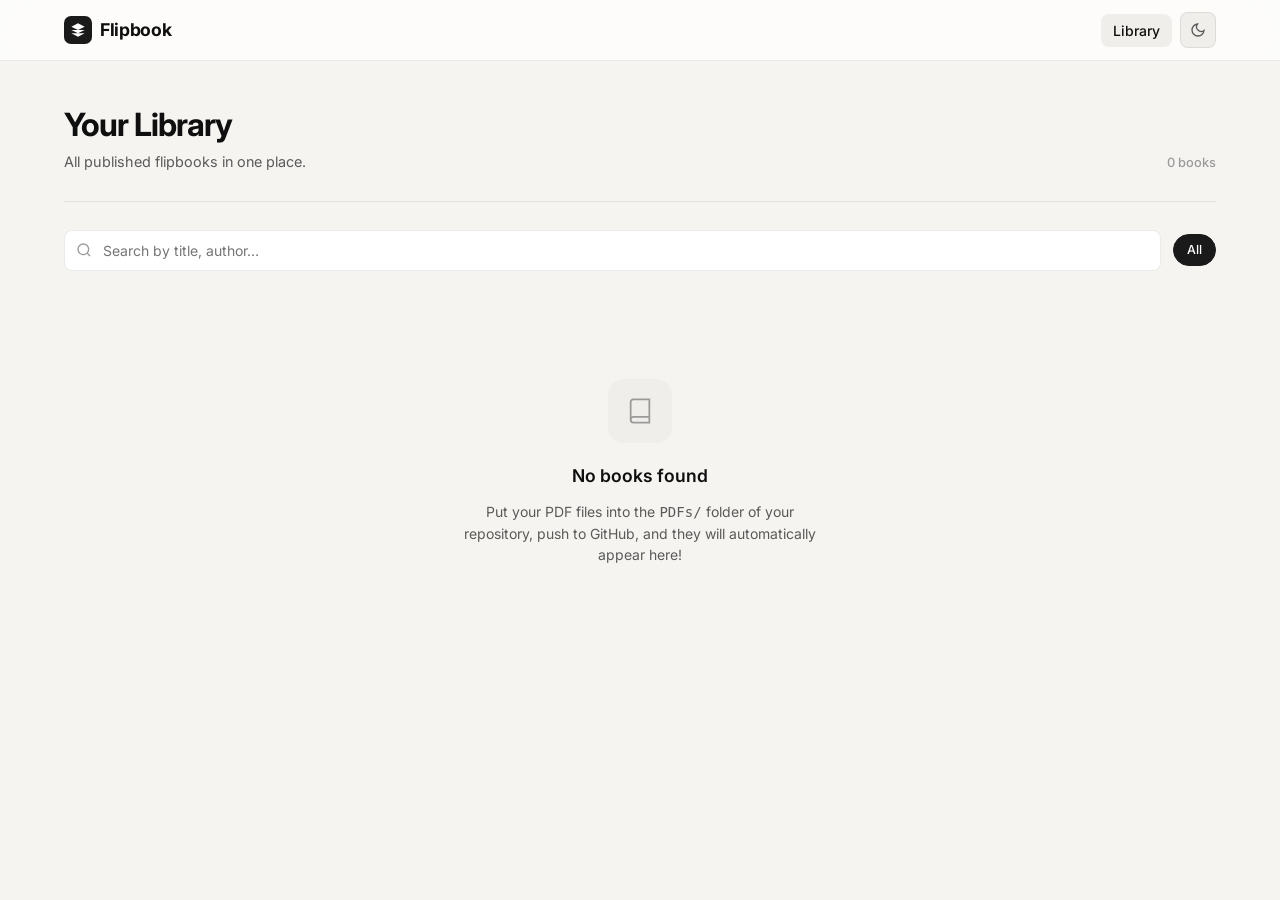
<file: index.html>
<!DOCTYPE html>
<html lang="en">
<head>
  <meta charset="UTF-8"/>
  <meta name="viewport" content="width=device-width, initial-scale=1.0"/>
  <title>Flipbook Library</title>
  <meta name="description" content="Your personal flipbook library — publish and read beautiful digital books."/>
  <link rel="preconnect" href="https://fonts.googleapis.com"/>
  <link rel="preconnect" href="https://fonts.gstatic.com" crossorigin/>
  <link rel="stylesheet" href="https://fonts.googleapis.com/css2?family=Inter:wght@400;500;600;700&display=swap"/>
  <link rel="stylesheet" href="css/main.css"/>
  <style>
    .library-header {
      padding: 40px 0 28px;
      border-bottom: 1px solid var(--border);
      margin-bottom: 28px;
    }
    .library-header-inner {
      display: flex;
      align-items: flex-end;
      justify-content: space-between;
      gap: 16px;
      flex-wrap: wrap;
    }
    .library-header h1 {
      font-size: clamp(1.5rem, 3vw, 2rem);
      font-weight: 700;
      letter-spacing: -0.03em;
      margin-bottom: 2px;
    }
    .library-header p {
      font-size: 0.9rem;
      color: var(--text-secondary);
    }
    #book-count {
      font-size: 0.8rem;
      color: var(--text-muted);
      font-weight: 500;
    }
  </style>
</head>
<body>

<!-- Navigation -->
<nav class="nav" role="navigation" aria-label="Main navigation">
  <div class="container nav-inner">
    <a href="index.html" class="nav-logo" aria-label="Flipbook home">
      <div class="nav-logo-icon">
        <svg xmlns="http://www.w3.org/2000/svg" viewBox="0 0 24 24">
          <path d="M12 2L2 7l10 5 10-5-10-5zM2 17l10 5 10-5M2 12l10 5 10-5"/>
        </svg>
      </div>
      Flipbook
    </a>
    <div class="nav-actions">
      <a href="index.html"  class="nav-link active" aria-current="page">Library</a>
      <button class="theme-toggle" id="theme-toggle" aria-label="Toggle dark mode" title="Toggle dark mode">
        <svg xmlns="http://www.w3.org/2000/svg" viewBox="0 0 24 24" fill="none" stroke="currentColor" stroke-width="2">
          <path d="M21 12.79A9 9 0 1 1 11.21 3 7 7 0 0 0 21 12.79z"/>
        </svg>
      </button>
    </div>
  </div>
</nav>

<main>
  <div class="container">

    <div class="library-header">
      <div class="library-header-inner">
        <div>
          <h1>Your Library</h1>
          <p>All published flipbooks in one place.</p>
        </div>
        <span id="book-count" aria-live="polite">0 books</span>
      </div>
    </div>

    <!-- Search + Filter -->
    <div class="search-filter-bar" role="search">
      <div class="search-wrap">
        <svg class="search-icon" xmlns="http://www.w3.org/2000/svg" viewBox="0 0 24 24"
             fill="none" stroke="currentColor" stroke-width="2" aria-hidden="true">
          <circle cx="11" cy="11" r="8"/><path d="m21 21-4.35-4.35"/>
        </svg>
        <input type="search"
               id="search-input"
               class="search-input"
               placeholder="Search by title, author…"
               autocomplete="off"
               aria-label="Search books"/>
      </div>
      <div class="filter-chips" id="filter-chips" role="group" aria-label="Filter by category"></div>
    </div>

    <!-- Books Grid -->
    <div id="books-grid" class="books-grid" role="list" aria-label="Books"></div>

    <!-- Empty State -->
    <div id="empty-state" class="empty-state hidden" aria-live="polite">
      <div class="empty-state-icon" aria-hidden="true">
        <svg xmlns="http://www.w3.org/2000/svg" viewBox="0 0 24 24" fill="none" stroke="currentColor" stroke-width="1.5">
          <path d="M4 19.5A2.5 2.5 0 0 1 6.5 17H20"/>
          <path d="M6.5 2H20v20H6.5A2.5 2.5 0 0 1 4 19.5v-15A2.5 2.5 0 0 1 6.5 2z"/>
        </svg>
      </div>
      <h3>No books found</h3>
      <p>Put your PDF files into the <code>PDFs/</code> folder of your repository, push to GitHub, and they will automatically appear here!</p>
    </div>

  </div>
</main>

<script type="module" src="js/library.js"></script>
</body>
</html>
</file>
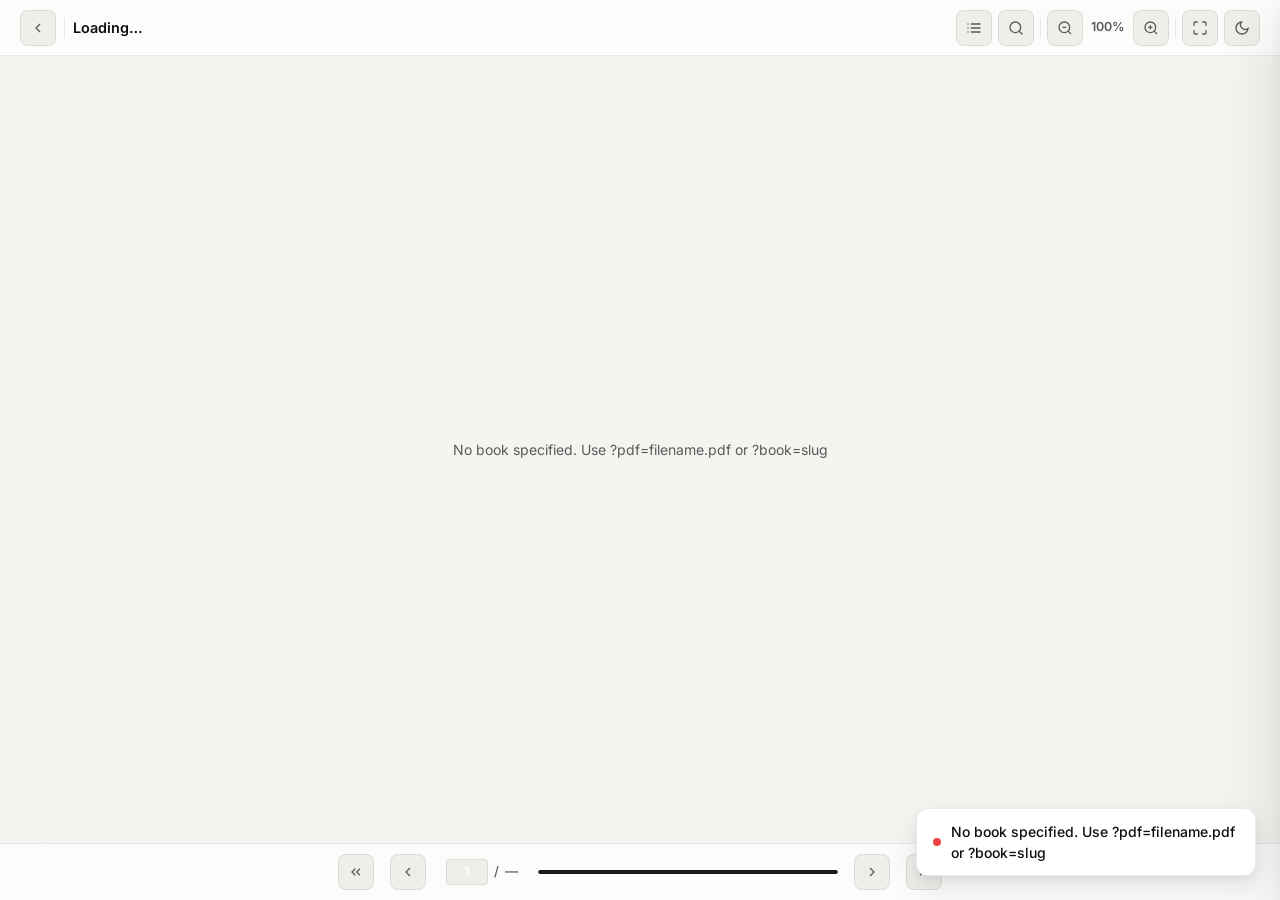
<file: viewer.html>
<!DOCTYPE html>
<html lang="en">
<head>
  <meta charset="UTF-8"/>
  <meta name="viewport" content="width=device-width, initial-scale=1.0"/>
  <title>Viewer — Flipbook</title>
  <meta name="description" content="Read your flipbook."/>
  <link rel="preconnect" href="https://fonts.googleapis.com"/>
  <link rel="preconnect" href="https://fonts.gstatic.com" crossorigin/>
  <link rel="stylesheet" href="https://fonts.googleapis.com/css2?family=Inter:wght@400;500;600;700&display=swap"/>
  <link rel="stylesheet" href="css/main.css"/>
  <link rel="stylesheet" href="css/viewer.css"/>
  <!-- PDF.js for direct PDF rendering -->
  <script src="libs/pdf.min.js"></script>
  <!-- StPageFlip must expose St.PageFlip on globalThis -->
  <script src="libs/page-flip.js"></script>
  <script>
    // StPageFlip browser bundle exports to window.St
    // Some versions export directly as PageFlip — normalise here.
    if (typeof window.St === 'undefined' && typeof window.PageFlip !== 'undefined') {
      window.St = { PageFlip: window.PageFlip };
    }
  </script>
</head>
<body>

<div class="viewer-page" id="viewer-page">

  <!-- Top Navigation Bar -->
  <header class="viewer-nav" role="banner">
    <div class="viewer-nav-left">
      <a href="index.html" class="btn-icon" aria-label="Back to Library" title="Back to Library">
        <svg xmlns="http://www.w3.org/2000/svg" viewBox="0 0 24 24" fill="none" stroke="currentColor" stroke-width="2">
          <polyline points="15 18 9 12 15 6"/>
        </svg>
      </a>
      <div class="viewer-divider" aria-hidden="true"></div>
      <div>
        <div class="viewer-book-title" id="nav-title">Loading…</div>
        <div class="viewer-book-author" id="nav-author"></div>
      </div>
    </div>
    <div class="viewer-nav-right">
      <!-- Index -->
      <button class="btn-icon" id="btn-toc" aria-label="Table of Contents" title="Table of Contents">
        <svg xmlns="http://www.w3.org/2000/svg" viewBox="0 0 24 24" fill="none" stroke="currentColor" stroke-width="2" stroke-linecap="round" stroke-linejoin="round">
          <line x1="8" y1="6" x2="21" y2="6"/><line x1="8" y1="12" x2="21" y2="12"/><line x1="8" y1="18" x2="21" y2="18"/>
          <line x1="3" y1="6" x2="3.01" y2="6"/><line x1="3" y1="12" x2="3.01" y2="12"/><line x1="3" y1="18" x2="3.01" y2="18"/>
        </svg>
      </button>
      <button class="btn-icon" id="btn-search" aria-label="Search Book" title="Search Book">
        <svg xmlns="http://www.w3.org/2000/svg" viewBox="0 0 24 24" fill="none" stroke="currentColor" stroke-width="2" stroke-linecap="round" stroke-linejoin="round">
          <circle cx="11" cy="11" r="8"/><line x1="21" y1="21" x2="16.65" y2="16.65"/>
        </svg>
      </button>
      <div class="viewer-divider" aria-hidden="true"></div>

      <!-- Zoom controls -->
      <button class="btn-icon" id="btn-zoom-out" aria-label="Zoom out" title="Zoom out (-)">
        <svg xmlns="http://www.w3.org/2000/svg" viewBox="0 0 24 24" fill="none" stroke="currentColor" stroke-width="2">
          <circle cx="11" cy="11" r="8"/><line x1="21" y1="21" x2="16.65" y2="16.65"/>
          <line x1="8" y1="11" x2="14" y2="11"/>
        </svg>
      </button>
      <span class="zoom-indicator" id="zoom-label" aria-live="polite">100%</span>
      <button class="btn-icon" id="btn-zoom-in" aria-label="Zoom in" title="Zoom in (+)">
        <svg xmlns="http://www.w3.org/2000/svg" viewBox="0 0 24 24" fill="none" stroke="currentColor" stroke-width="2">
          <circle cx="11" cy="11" r="8"/><line x1="21" y1="21" x2="16.65" y2="16.65"/>
          <line x1="11" y1="8" x2="11" y2="14"/><line x1="8" y1="11" x2="14" y2="11"/>
        </svg>
      </button>

      <div class="viewer-divider" aria-hidden="true"></div>

      <!-- Fullscreen -->
      <button class="btn-icon" id="btn-fullscreen" aria-label="Toggle fullscreen" title="Fullscreen (F)">
        <svg xmlns="http://www.w3.org/2000/svg" viewBox="0 0 24 24" fill="none" stroke-width="2">
          <path stroke="currentColor" stroke-linecap="round" stroke-linejoin="round"
            d="M8 3H5a2 2 0 0 0-2 2v3m18 0V5a2 2 0 0 0-2-2h-3m0 18h3a2 2 0 0 0 2-2v-3M3 16v3a2 2 0 0 0 2 2h3"/>
        </svg>
      </button>

      <!-- Dark mode -->
      <button class="theme-toggle" id="theme-toggle" aria-label="Toggle dark mode" title="Toggle dark mode">
        <svg xmlns="http://www.w3.org/2000/svg" viewBox="0 0 24 24" fill="none" stroke="currentColor" stroke-width="2">
          <path d="M21 12.79A9 9 0 1 1 11.21 3 7 7 0 0 0 21 12.79z"/>
        </svg>
      </button>
    </div>
  </header>

  <!-- Flipbook Stage -->
  <main class="viewer-stage" role="main" aria-label="Flipbook reader">

    <!-- Floating Fullscreen Close Button -->
    <button class="fs-close-btn" id="btn-fs-close" aria-label="Exit Fullscreen" title="Exit Fullscreen (Esc)">
      <svg xmlns="http://www.w3.org/2000/svg" viewBox="0 0 24 24" fill="none" stroke="currentColor" stroke-width="2" stroke-linecap="round" stroke-linejoin="round">
        <line x1="18" y1="6" x2="6" y2="18"/><line x1="6" y1="6" x2="18" y2="18"/>
      </svg>
    </button>

    <!-- Loading Overlay -->
    <div id="viewer-loading" class="viewer-loading" role="status" aria-live="polite">
      <div class="loader-ring" aria-hidden="true"></div>
      <span class="loader-text" id="loading-text">Preparing your flipbook…</span>
    </div>

    <!-- Prev / Next nav arrows -->
    <button class="page-nav-btn" id="btn-prev" aria-label="Previous page" title="Previous page (←)">
      <svg xmlns="http://www.w3.org/2000/svg" viewBox="0 0 24 24" fill="none" stroke="currentColor" stroke-width="2">
        <polyline points="15 18 9 12 15 6"/>
      </svg>
    </button>

    <!-- The flipbook target element -->
    <div id="flipbook-container" aria-hidden="true">
      <div id="flipbook"></div>
    </div>

    <button class="page-nav-btn" id="btn-next" aria-label="Next page" title="Next page (→)">
      <svg xmlns="http://www.w3.org/2000/svg" viewBox="0 0 24 24" fill="none" stroke="currentColor" stroke-width="2">
        <polyline points="9 18 15 12 9 6"/>
      </svg>
    </button>

    <!-- Double-click zoom overlay -->
    <div id="zoom-overlay" class="zoom-overlay" role="dialog" aria-label="Zoomed page" aria-modal="true">
      <div class="zoom-canvas-wrap">
        <img id="zoom-img" alt="Zoomed page view" draggable="false"/>
      </div>
    </div>

  </main>

  <!-- Bottom Bar -->
  <footer class="viewer-bottom" role="contentinfo">
    <button class="btn-icon" id="btn-first" aria-label="First page" title="First page (Home)">
      <svg xmlns="http://www.w3.org/2000/svg" viewBox="0 0 24 24" fill="none" stroke="currentColor" stroke-width="2">
        <polyline points="11 17 6 12 11 7"/><polyline points="18 17 13 12 18 7"/>
      </svg>
    </button>

    <button class="btn-icon" id="btn-prev-foot" aria-label="Previous page" title="Previous (←)"
            onclick="document.getElementById('btn-prev').click()">
      <svg xmlns="http://www.w3.org/2000/svg" viewBox="0 0 24 24" fill="none" stroke="currentColor" stroke-width="2">
        <polyline points="15 18 9 12 15 6"/>
      </svg>
    </button>

    <span class="page-counter" aria-live="polite" aria-atomic="true">
      <input type="number" id="page-input" min="1" value="1" aria-label="Page number"> / <span id="page-total">—</span>
    </span>

    <div class="viewer-progress-wrap" role="progressbar" aria-label="Reading progress">
      <div class="viewer-progress-bar" id="viewer-progress"></div>
    </div>

    <button class="btn-icon" id="btn-next-foot" aria-label="Next page" title="Next (→)"
            onclick="document.getElementById('btn-next').click()">
      <svg xmlns="http://www.w3.org/2000/svg" viewBox="0 0 24 24" fill="none" stroke="currentColor" stroke-width="2">
        <polyline points="9 18 15 12 9 6"/>
      </svg>
    </button>

    <button class="btn-icon" id="btn-last" aria-label="Last page" title="Last page (End)">
      <svg xmlns="http://www.w3.org/2000/svg" viewBox="0 0 24 24" fill="none" stroke="currentColor" stroke-width="2">
        <polyline points="13 17 18 12 13 7"/><polyline points="6 17 11 12 6 7"/>
      </svg>
    </button>
  </footer>

  <!-- Side Panel (TOC & Search) -->
  <aside id="side-panel" class="side-panel" aria-label="Book navigation and search">
    <div class="side-panel-header">
      <h3 style="margin: 0; font-size: 1rem; font-weight: 600;">Navigation</h3>
      <button class="btn-icon" id="btn-panel-close" aria-label="Close panel" title="Close">
        <svg xmlns="http://www.w3.org/2000/svg" viewBox="0 0 24 24" fill="none" stroke="currentColor" stroke-width="2" stroke-linecap="round" stroke-linejoin="round" style="width: 18px; height: 18px;">
          <line x1="18" y1="6" x2="6" y2="18"/><line x1="6" y1="6" x2="18" y2="18"/>
        </svg>
      </button>
    </div>
    
    <div class="side-panel-tabs">
      <button class="side-panel-tab active" id="tab-toc" data-target="section-toc">Index</button>
      <button class="side-panel-tab" id="tab-search" data-target="section-search">Search</button>
    </div>
    
    <div class="side-panel-content">
      <!-- TOC Section -->
      <div id="section-toc" class="side-panel-section active">
        <div id="toc-list" class="chapter-list">
          <div class="text-sm text-muted">No index available.</div>
        </div>
      </div>
      
      <!-- Search Section -->
      <div id="section-search" class="side-panel-section">
        <div class="search-box-wrap">
          <input type="text" id="search-box-input" class="search-input-field" placeholder="Search book content...">
          <button class="btn-icon" id="btn-search-trigger" aria-label="Perform search" title="Search">
            <svg xmlns="http://www.w3.org/2000/svg" viewBox="0 0 24 24" fill="none" stroke="currentColor" stroke-width="2" style="width: 16px; height: 16px;">
              <circle cx="11" cy="11" r="8"/><line x1="21" y1="21" x2="16.65" y2="16.65"/>
            </svg>
          </button>
        </div>
        <div id="search-results-list" class="search-results">
          <div class="text-sm text-muted">Type a word to search book content.</div>
        </div>
      </div>
    </div>
  </aside>

</div>

<script type="module" src="js/viewer.js"></script>
</body>
</html>
</file>
<file: css/main.css>
/* ─── Design Tokens ─────────────────────────────────────────────────── */
:root {
  --font-sans: 'Inter', -apple-system, BlinkMacSystemFont, sans-serif;

  /* Light */
  --bg:            #f5f4f1;
  --bg-card:       #ffffff;
  --bg-glass:      rgba(255,255,255,0.72);
  --bg-input:      #f0eeea;
  --border:        rgba(0,0,0,0.08);
  --border-focus:  rgba(0,0,0,0.3);
  --text-primary:  #0f0f0f;
  --text-secondary:#5a5a5a;
  --text-muted:    #9a9a9a;
  --accent:        #1a1a1a;
  --accent-hover:  #333333;
  --accent-fg:     #ffffff;
  --shadow-sm:     0 1px 3px rgba(0,0,0,0.06), 0 1px 2px rgba(0,0,0,0.04);
  --shadow-md:     0 4px 12px rgba(0,0,0,0.08), 0 2px 4px rgba(0,0,0,0.04);
  --shadow-lg:     0 12px 32px rgba(0,0,0,0.10), 0 4px 8px rgba(0,0,0,0.06);
  --shadow-xl:     0 24px 64px rgba(0,0,0,0.12), 0 8px 16px rgba(0,0,0,0.06);
  --radius-sm:     8px;
  --radius-md:     12px;
  --radius-lg:     16px;
  --radius-xl:     24px;
  --transition:    0.2s cubic-bezier(0.4, 0, 0.2, 1);
  --transition-slow: 0.4s cubic-bezier(0.4, 0, 0.2, 1);
}

[data-theme="dark"] {
  --bg:            #0c0c0c;
  --bg-card:       #161616;
  --bg-glass:      rgba(22,22,22,0.80);
  --bg-input:      #1e1e1e;
  --border:        rgba(255,255,255,0.08);
  --border-focus:  rgba(255,255,255,0.3);
  --text-primary:  #f0f0f0;
  --text-secondary:#a0a0a0;
  --text-muted:    #606060;
  --accent:        #f0f0f0;
  --accent-hover:  #ffffff;
  --accent-fg:     #0c0c0c;
  --shadow-sm:     0 1px 3px rgba(0,0,0,0.3);
  --shadow-md:     0 4px 12px rgba(0,0,0,0.4);
  --shadow-lg:     0 12px 32px rgba(0,0,0,0.5);
  --shadow-xl:     0 24px 64px rgba(0,0,0,0.6);
}

/* ─── Reset ─────────────────────────────────────────────────────────── */
*, *::before, *::after { box-sizing: border-box; margin: 0; padding: 0; }

html {
  font-size: 16px;
  -webkit-font-smoothing: antialiased;
  -moz-osx-font-smoothing: grayscale;
  scroll-behavior: smooth;
}

body {
  font-family: var(--font-sans);
  background: var(--bg);
  color: var(--text-primary);
  transition: background var(--transition-slow), color var(--transition-slow);
  min-height: 100vh;
  line-height: 1.5;
}

img, canvas { display: block; max-width: 100%; }
a { color: inherit; text-decoration: none; }
button, input, select, textarea { font: inherit; }
button { cursor: pointer; border: none; background: none; }
ul { list-style: none; }

/* ─── Typography ─────────────────────────────────────────────────────── */
.text-xs    { font-size: 0.72rem; line-height: 1.4; }
.text-sm    { font-size: 0.875rem; line-height: 1.5; }
.text-base  { font-size: 1rem; line-height: 1.6; }
.text-lg    { font-size: 1.125rem; line-height: 1.5; }
.text-xl    { font-size: 1.25rem; line-height: 1.4; }
.text-2xl   { font-size: 1.5rem; line-height: 1.3; font-weight: 600; }
.text-3xl   { font-size: 1.875rem; line-height: 1.2; font-weight: 700; }
.text-4xl   { font-size: 2.25rem; line-height: 1.15; font-weight: 700; }

.weight-400 { font-weight: 400; }
.weight-500 { font-weight: 500; }
.weight-600 { font-weight: 600; }
.weight-700 { font-weight: 700; }

.text-secondary { color: var(--text-secondary); }
.text-muted     { color: var(--text-muted); }

/* ─── Layout ─────────────────────────────────────────────────────────── */
.container {
  width: 100%;
  max-width: 1200px;
  margin: 0 auto;
  padding: 0 24px;
}

/* ─── Navigation ─────────────────────────────────────────────────────── */
.nav {
  position: sticky;
  top: 0;
  z-index: 100;
  backdrop-filter: blur(20px) saturate(180%);
  -webkit-backdrop-filter: blur(20px) saturate(180%);
  background: var(--bg-glass);
  border-bottom: 1px solid var(--border);
  transition: background var(--transition-slow), border-color var(--transition-slow);
}

.nav-inner {
  display: flex;
  align-items: center;
  justify-content: space-between;
  height: 60px;
  gap: 16px;
}

.nav-logo {
  display: flex;
  align-items: center;
  gap: 8px;
  font-weight: 700;
  font-size: 1.1rem;
  letter-spacing: -0.02em;
  flex-shrink: 0;
}

.nav-logo-icon {
  width: 28px;
  height: 28px;
  background: var(--accent);
  border-radius: 7px;
  display: flex;
  align-items: center;
  justify-content: center;
  flex-shrink: 0;
}

.nav-logo-icon svg { width: 16px; height: 16px; fill: var(--accent-fg); }

.nav-actions {
  display: flex;
  align-items: center;
  gap: 8px;
}

.nav-link {
  font-size: 0.875rem;
  font-weight: 500;
  color: var(--text-secondary);
  padding: 6px 12px;
  border-radius: var(--radius-sm);
  transition: color var(--transition), background var(--transition);
}

.nav-link:hover,
.nav-link.active {
  color: var(--text-primary);
  background: var(--bg-input);
}

/* ─── Buttons ─────────────────────────────────────────────────────────── */
.btn {
  display: inline-flex;
  align-items: center;
  justify-content: center;
  gap: 7px;
  padding: 9px 18px;
  border-radius: var(--radius-sm);
  font-size: 0.875rem;
  font-weight: 500;
  transition: all var(--transition);
  white-space: nowrap;
  position: relative;
  overflow: hidden;
}

.btn-primary {
  background: var(--accent);
  color: var(--accent-fg);
  box-shadow: var(--shadow-sm);
}

.btn-primary:hover {
  background: var(--accent-hover);
  box-shadow: var(--shadow-md);
  transform: translateY(-1px);
}

.btn-primary:active { transform: translateY(0); }

.btn-secondary {
  background: var(--bg-input);
  color: var(--text-primary);
  border: 1px solid var(--border);
}

.btn-secondary:hover {
  background: var(--border);
  transform: translateY(-1px);
}

.btn-ghost {
  background: transparent;
  color: var(--text-secondary);
  border: 1px solid var(--border);
}

.btn-ghost:hover {
  color: var(--text-primary);
  background: var(--bg-input);
}

.btn-icon {
  width: 36px;
  height: 36px;
  padding: 0;
  border-radius: var(--radius-sm);
  background: var(--bg-input);
  color: var(--text-secondary);
  border: 1px solid var(--border);
  display: flex;
  align-items: center;
  justify-content: center;
  flex-shrink: 0;
  transition: all var(--transition);
}

.btn-icon:hover {
  background: var(--bg-card);
  color: var(--text-primary);
  box-shadow: var(--shadow-sm);
}

.btn-icon svg { width: 16px; height: 16px; }

.btn-lg {
  padding: 13px 28px;
  font-size: 1rem;
  border-radius: var(--radius-md);
}

.btn:disabled {
  opacity: 0.45;
  cursor: not-allowed;
  transform: none !important;
}

/* ─── Cards ───────────────────────────────────────────────────────────── */
.card {
  background: var(--bg-card);
  border: 1px solid var(--border);
  border-radius: var(--radius-lg);
  box-shadow: var(--shadow-sm);
  transition: box-shadow var(--transition), border-color var(--transition), transform var(--transition);
}

.card:hover {
  box-shadow: var(--shadow-md);
  transform: translateY(-2px);
}

/* ─── Book Cards ──────────────────────────────────────────────────────── */
.books-grid {
  display: grid;
  grid-template-columns: repeat(auto-fill, minmax(220px, 1fr));
  gap: 20px;
}

.book-card {
  background: var(--bg-card);
  border: 1px solid var(--border);
  border-radius: var(--radius-lg);
  overflow: hidden;
  box-shadow: var(--shadow-sm);
  transition: all var(--transition);
  cursor: pointer;
}

.book-card:hover {
  box-shadow: var(--shadow-lg);
  transform: translateY(-4px);
}

.book-cover {
  aspect-ratio: 3/4;
  overflow: hidden;
  position: relative;
  background: var(--bg-input);
}

.book-cover img,
.book-cover canvas {
  width: 100%;
  height: 100%;
  object-fit: cover;
  transition: transform var(--transition-slow);
}

.book-card:hover .book-cover img,
.book-card:hover .book-cover canvas {
  transform: scale(1.04);
}

.book-cover-placeholder {
  width: 100%;
  height: 100%;
  display: flex;
  flex-direction: column;
  align-items: center;
  justify-content: center;
  gap: 12px;
  background: linear-gradient(135deg, var(--bg-input), var(--bg));
}

.book-cover-placeholder svg {
  width: 36px;
  height: 36px;
  opacity: 0.25;
}

.book-category-badge {
  position: absolute;
  top: 10px;
  left: 10px;
  background: var(--bg-glass);
  backdrop-filter: blur(10px);
  -webkit-backdrop-filter: blur(10px);
  border: 1px solid var(--border);
  border-radius: 20px;
  padding: 3px 10px;
  font-size: 0.68rem;
  font-weight: 600;
  letter-spacing: 0.04em;
  text-transform: uppercase;
  color: var(--text-secondary);
}

.book-info {
  padding: 14px 16px 16px;
}

.book-title {
  font-size: 0.9rem;
  font-weight: 600;
  color: var(--text-primary);
  line-height: 1.35;
  margin-bottom: 3px;
  display: -webkit-box;
  -webkit-line-clamp: 2;
  -webkit-box-orient: vertical;
  overflow: hidden;
}

.book-author {
  font-size: 0.78rem;
  color: var(--text-secondary);
  margin-bottom: 12px;
}

.book-meta {
  display: flex;
  align-items: center;
  justify-content: space-between;
  gap: 8px;
}

.book-pages {
  font-size: 0.72rem;
  color: var(--text-muted);
  font-weight: 500;
}

.btn-open {
  font-size: 0.78rem;
  font-weight: 600;
  padding: 6px 14px;
  border-radius: var(--radius-sm);
  background: var(--accent);
  color: var(--accent-fg);
  transition: all var(--transition);
  border: none;
}

.btn-open:hover {
  opacity: 0.85;
  transform: translateY(-1px);
}

/* ─── Form Elements ───────────────────────────────────────────────────── */
.form-group {
  display: flex;
  flex-direction: column;
  gap: 6px;
}

.form-label {
  font-size: 0.8rem;
  font-weight: 600;
  color: var(--text-secondary);
  letter-spacing: 0.01em;
}

.form-input,
.form-select,
.form-textarea {
  background: var(--bg-input);
  border: 1px solid var(--border);
  border-radius: var(--radius-sm);
  padding: 10px 14px;
  color: var(--text-primary);
  font-size: 0.9rem;
  transition: border-color var(--transition), box-shadow var(--transition), background var(--transition);
  outline: none;
  width: 100%;
}

.form-input:focus,
.form-select:focus,
.form-textarea:focus {
  border-color: var(--border-focus);
  box-shadow: 0 0 0 3px rgba(128,128,128,0.12);
  background: var(--bg-card);
}

.form-textarea {
  resize: vertical;
  min-height: 80px;
  line-height: 1.5;
}

.form-select {
  appearance: none;
  background-image: url("data:image/svg+xml,%3Csvg xmlns='http://www.w3.org/2000/svg' width='12' height='12' viewBox='0 0 12 12'%3E%3Cpath fill='%23666' d='M6 8L1 3h10z'/%3E%3C/svg%3E");
  background-repeat: no-repeat;
  background-position: right 12px center;
  padding-right: 36px;
}

/* ─── Radio Group ─────────────────────────────────────────────────────── */
.radio-group {
  display: flex;
  flex-direction: column;
  gap: 8px;
}

.radio-option {
  display: flex;
  align-items: flex-start;
  gap: 10px;
  padding: 12px 14px;
  border: 1px solid var(--border);
  border-radius: var(--radius-sm);
  cursor: pointer;
  transition: all var(--transition);
  background: var(--bg-input);
}

.radio-option:hover {
  border-color: var(--border-focus);
  background: var(--bg-card);
}

.radio-option input[type="radio"] {
  width: 17px;
  height: 17px;
  accent-color: var(--accent);
  flex-shrink: 0;
  margin-top: 1px;
  cursor: pointer;
}

.radio-option input[type="radio"]:checked + .radio-label-wrap {
  color: var(--text-primary);
}

.radio-option:has(input:checked) {
  border-color: var(--border-focus);
  background: var(--bg-card);
}

.radio-label-wrap { display: flex; flex-direction: column; gap: 2px; }
.radio-label { font-size: 0.875rem; font-weight: 600; }
.radio-desc  { font-size: 0.78rem; color: var(--text-secondary); }

/* ─── File Drop Zone ──────────────────────────────────────────────────── */
.drop-zone {
  border: 2px dashed var(--border);
  border-radius: var(--radius-lg);
  padding: 36px 24px;
  text-align: center;
  cursor: pointer;
  transition: all var(--transition);
  background: var(--bg-input);
  position: relative;
}

.drop-zone:hover,
.drop-zone.drag-over {
  border-color: var(--border-focus);
  background: var(--bg-card);
}

.drop-zone.drag-over {
  box-shadow: 0 0 0 4px rgba(128,128,128,0.1);
}

.drop-zone input[type="file"] {
  position: absolute;
  inset: 0;
  opacity: 0;
  cursor: pointer;
  width: 100%;
  height: 100%;
}

.drop-icon {
  width: 44px;
  height: 44px;
  margin: 0 auto 12px;
  background: var(--bg-card);
  border: 1px solid var(--border);
  border-radius: var(--radius-sm);
  display: flex;
  align-items: center;
  justify-content: center;
}

.drop-icon svg { width: 22px; height: 22px; color: var(--text-muted); }

.drop-text { font-size: 0.875rem; font-weight: 500; margin-bottom: 4px; }
.drop-subtext { font-size: 0.78rem; color: var(--text-muted); }

/* ─── File List ───────────────────────────────────────────────────────── */
.file-list {
  display: flex;
  flex-direction: column;
  gap: 6px;
  margin-top: 12px;
}

.file-item {
  display: flex;
  align-items: center;
  gap: 10px;
  padding: 10px 12px;
  background: var(--bg-card);
  border: 1px solid var(--border);
  border-radius: var(--radius-sm);
  transition: all var(--transition);
  animation: slideIn 0.2s ease;
}

@keyframes slideIn {
  from { opacity: 0; transform: translateY(-6px); }
  to   { opacity: 1; transform: translateY(0); }
}

.file-icon {
  width: 32px;
  height: 32px;
  background: var(--bg-input);
  border-radius: 6px;
  display: flex;
  align-items: center;
  justify-content: center;
  flex-shrink: 0;
}

.file-icon svg { width: 16px; height: 16px; color: var(--text-secondary); }

.file-details { flex: 1; min-width: 0; }
.file-name { font-size: 0.825rem; font-weight: 500; truncate: ellipsis; white-space: nowrap; overflow: hidden; text-overflow: ellipsis; }
.file-size { font-size: 0.72rem; color: var(--text-muted); }

.file-remove {
  width: 26px;
  height: 26px;
  border-radius: 6px;
  background: none;
  color: var(--text-muted);
  display: flex;
  align-items: center;
  justify-content: center;
  flex-shrink: 0;
  transition: all var(--transition);
}

.file-remove:hover {
  background: rgba(220,38,38,0.1);
  color: #dc2626;
}

.file-remove svg { width: 14px; height: 14px; }

/* ─── Progress ────────────────────────────────────────────────────────── */
.progress-overlay {
  position: fixed;
  inset: 0;
  background: rgba(0,0,0,0.5);
  backdrop-filter: blur(8px);
  -webkit-backdrop-filter: blur(8px);
  z-index: 999;
  display: flex;
  align-items: center;
  justify-content: center;
  opacity: 0;
  pointer-events: none;
  transition: opacity var(--transition);
}

.progress-overlay.active {
  opacity: 1;
  pointer-events: all;
}

.progress-box {
  background: var(--bg-card);
  border: 1px solid var(--border);
  border-radius: var(--radius-xl);
  padding: 36px 40px;
  width: 380px;
  max-width: calc(100vw - 48px);
  box-shadow: var(--shadow-xl);
  text-align: center;
}

.progress-title {
  font-size: 1.1rem;
  font-weight: 700;
  margin-bottom: 6px;
}

.progress-subtitle {
  font-size: 0.825rem;
  color: var(--text-secondary);
  margin-bottom: 24px;
}

.progress-bar-wrap {
  background: var(--bg-input);
  border-radius: 99px;
  height: 6px;
  overflow: hidden;
  margin-bottom: 10px;
}

.progress-bar {
  height: 100%;
  background: var(--accent);
  border-radius: 99px;
  transition: width 0.3s ease;
  width: 0%;
}

.progress-pct {
  font-size: 0.78rem;
  font-weight: 600;
  color: var(--text-secondary);
}

/* ─── Toast ───────────────────────────────────────────────────────────── */
.toast-container {
  position: fixed;
  bottom: 24px;
  right: 24px;
  z-index: 9999;
  display: flex;
  flex-direction: column;
  gap: 8px;
  pointer-events: none;
}

.toast {
  background: var(--bg-card);
  border: 1px solid var(--border);
  border-radius: var(--radius-md);
  padding: 12px 16px;
  font-size: 0.875rem;
  font-weight: 500;
  box-shadow: var(--shadow-lg);
  max-width: 340px;
  pointer-events: all;
  display: flex;
  align-items: center;
  gap: 10px;
  animation: toastIn 0.25s cubic-bezier(0.34, 1.56, 0.64, 1);
}

@keyframes toastIn {
  from { opacity: 0; transform: translateY(12px) scale(0.95); }
  to   { opacity: 1; transform: translateY(0) scale(1); }
}

.toast.hiding {
  animation: toastOut 0.2s ease forwards;
}

@keyframes toastOut {
  to { opacity: 0; transform: translateY(6px); }
}

.toast-dot {
  width: 8px;
  height: 8px;
  border-radius: 50%;
  flex-shrink: 0;
}

.toast.success .toast-dot { background: #22c55e; }
.toast.error   .toast-dot { background: #ef4444; }
.toast.info    .toast-dot { background: #3b82f6; }

/* ─── Search & Filter ─────────────────────────────────────────────────── */
.search-filter-bar {
  display: flex;
  gap: 12px;
  align-items: center;
  flex-wrap: wrap;
  margin-bottom: 28px;
}

.search-wrap {
  position: relative;
  flex: 1;
  min-width: 200px;
}

.search-icon {
  position: absolute;
  left: 12px;
  top: 50%;
  transform: translateY(-50%);
  width: 16px;
  height: 16px;
  color: var(--text-muted);
  pointer-events: none;
}

.search-input {
  background: var(--bg-card);
  border: 1px solid var(--border);
  border-radius: var(--radius-sm);
  padding: 9px 12px 9px 38px;
  color: var(--text-primary);
  font-size: 0.875rem;
  width: 100%;
  outline: none;
  transition: border-color var(--transition), box-shadow var(--transition);
}

.search-input:focus {
  border-color: var(--border-focus);
  box-shadow: 0 0 0 3px rgba(128,128,128,0.12);
}

.filter-chips {
  display: flex;
  gap: 6px;
  flex-wrap: wrap;
}

.chip {
  padding: 6px 13px;
  border-radius: 99px;
  font-size: 0.78rem;
  font-weight: 500;
  border: 1px solid var(--border);
  background: var(--bg-input);
  color: var(--text-secondary);
  cursor: pointer;
  transition: all var(--transition);
}

.chip:hover { color: var(--text-primary); background: var(--bg-card); }
.chip.active {
  background: var(--accent);
  color: var(--accent-fg);
  border-color: var(--accent);
}

/* ─── Theme Toggle ────────────────────────────────────────────────────── */
.theme-toggle {
  width: 36px;
  height: 36px;
  border-radius: var(--radius-sm);
  background: var(--bg-input);
  border: 1px solid var(--border);
  display: flex;
  align-items: center;
  justify-content: center;
  cursor: pointer;
  transition: all var(--transition);
  flex-shrink: 0;
}

.theme-toggle:hover {
  background: var(--bg-card);
  box-shadow: var(--shadow-sm);
}

.theme-toggle svg { width: 16px; height: 16px; color: var(--text-secondary); }

/* ─── Empty State ─────────────────────────────────────────────────────── */
.empty-state {
  text-align: center;
  padding: 80px 24px;
  display: flex;
  flex-direction: column;
  align-items: center;
  gap: 12px;
}

.empty-state-icon {
  width: 64px;
  height: 64px;
  background: var(--bg-input);
  border-radius: var(--radius-lg);
  display: flex;
  align-items: center;
  justify-content: center;
  margin-bottom: 8px;
}

.empty-state-icon svg { width: 28px; height: 28px; color: var(--text-muted); }
.empty-state h3 { font-size: 1.1rem; font-weight: 600; }
.empty-state p  { font-size: 0.875rem; color: var(--text-secondary); max-width: 360px; }

/* ─── Cover Upload Preview ────────────────────────────────────────────── */
.cover-upload-wrap {
  display: flex;
  gap: 12px;
  align-items: flex-start;
}

.cover-preview {
  width: 80px;
  height: 107px;
  border-radius: var(--radius-sm);
  border: 1px solid var(--border);
  background: var(--bg-input);
  flex-shrink: 0;
  overflow: hidden;
  display: flex;
  align-items: center;
  justify-content: center;
}

.cover-preview img {
  width: 100%;
  height: 100%;
  object-fit: cover;
}

.cover-preview-placeholder { color: var(--text-muted); }
.cover-preview-placeholder svg { width: 24px; height: 24px; }

/* ─── Page Hero ───────────────────────────────────────────────────────── */
.page-hero {
  padding: 48px 0 36px;
}

.page-hero h1 {
  font-size: clamp(1.6rem, 4vw, 2.25rem);
  font-weight: 700;
  letter-spacing: -0.03em;
  margin-bottom: 6px;
}

.page-hero p {
  font-size: 1rem;
  color: var(--text-secondary);
  max-width: 500px;
}

/* ─── Divider ─────────────────────────────────────────────────────────── */
.divider {
  height: 1px;
  background: var(--border);
  margin: 0;
}

/* ─── Misc ────────────────────────────────────────────────────────────── */
.flex { display: flex; }
.items-center { align-items: center; }
.justify-between { justify-content: space-between; }
.gap-2 { gap: 8px; }
.gap-3 { gap: 12px; }
.gap-4 { gap: 16px; }
.mb-1 { margin-bottom: 4px; }
.mb-2 { margin-bottom: 8px; }
.mb-3 { margin-bottom: 12px; }
.mb-4 { margin-bottom: 16px; }
.mb-5 { margin-bottom: 20px; }
.mb-6 { margin-bottom: 24px; }
.mb-8 { margin-bottom: 32px; }
.hidden { display: none !important; }

/* ─── Responsive ──────────────────────────────────────────────────────── */
@media (max-width: 640px) {
  .container { padding: 0 16px; }
  .books-grid { grid-template-columns: repeat(auto-fill, minmax(160px, 1fr)); gap: 14px; }
  .page-hero { padding: 32px 0 24px; }
  .search-filter-bar { flex-direction: column; align-items: stretch; }
  .nav-link { display: none; }
}

/* ─── Skeleton Loading ────────────────────────────────────────────────── */
.skeleton {
  background: linear-gradient(90deg, var(--bg-input) 25%, var(--border) 50%, var(--bg-input) 75%);
  background-size: 200% 100%;
  animation: shimmer 1.4s infinite;
  border-radius: var(--radius-sm);
}

@keyframes shimmer {
  from { background-position: 200% 0; }
  to   { background-position: -200% 0; }
}
</file>
<file: css/viewer.css>
/* ─── Viewer Layout ───────────────────────────────────────────────────── */
.viewer-page {
  display: flex;
  flex-direction: column;
  height: 100vh;
  overflow: hidden;
  background: var(--bg);
  user-select: none;
  -webkit-user-select: none;
}

/* ─── Viewer Nav ──────────────────────────────────────────────────────── */
.viewer-nav {
  display: flex;
  align-items: center;
  gap: 12px;
  padding: 0 20px;
  height: 56px;
  background: var(--bg-glass);
  backdrop-filter: blur(20px) saturate(180%);
  -webkit-backdrop-filter: blur(20px) saturate(180%);
  border-bottom: 1px solid var(--border);
  flex-shrink: 0;
  z-index: 50;
}

.viewer-nav-left  { display: flex; align-items: center; gap: 8px; flex: 1; min-width: 0; }
.viewer-nav-right { display: flex; align-items: center; gap: 6px; flex-shrink: 0; }

.viewer-book-title {
  font-size: 0.9rem;
  font-weight: 600;
  white-space: nowrap;
  overflow: hidden;
  text-overflow: ellipsis;
}

.viewer-book-author {
  font-size: 0.78rem;
  color: var(--text-secondary);
  white-space: nowrap;
}

.viewer-divider {
  width: 1px;
  height: 20px;
  background: var(--border);
  flex-shrink: 0;
}

/* ─── Viewer Stage ────────────────────────────────────────────────────── */
.viewer-stage {
  flex: 1;
  display: flex;
  align-items: center;
  justify-content: center;
  overflow: hidden;
  position: relative;
  padding: 20px;
}

/* ─── Flipbook Container ──────────────────────────────────────────────── */
#flipbook-container {
  position: relative;
  display: flex;
  align-items: center;
  justify-content: center;
  width: 100%;
  height: 100%;
}

#flipbook {
  border-radius: var(--radius-md);
  overflow: hidden;
  box-shadow: var(--shadow-xl);
}

/* StPageFlip produces canvas or HTML; ensure no drag */
#flipbook img,
#flipbook canvas {
  pointer-events: none;
  -webkit-user-drag: none;
  user-drag: none;
  -webkit-user-select: none;
  user-select: none;
}

.page {
  background-color: var(--bg-card);
  width: 100%;
  height: 100%;
  box-sizing: border-box;
  overflow: hidden;
  box-shadow: 0 0 10px rgba(0, 0, 0, 0.05);
}

/* ─── Nav Arrows ──────────────────────────────────────────────────────── */
.page-nav-btn {
  position: absolute;
  top: 50%;
  transform: translateY(-50%);
  width: 44px;
  height: 44px;
  border-radius: 50%;
  background: var(--bg-glass);
  backdrop-filter: blur(12px);
  -webkit-backdrop-filter: blur(12px);
  border: 1px solid var(--border);
  display: flex;
  align-items: center;
  justify-content: center;
  cursor: pointer;
  transition: all var(--transition);
  z-index: 20;
  box-shadow: var(--shadow-md);
}

.page-nav-btn:hover {
  background: var(--bg-card);
  box-shadow: var(--shadow-lg);
  transform: translateY(-50%) scale(1.05);
}

.page-nav-btn svg { width: 18px; height: 18px; color: var(--text-primary); }

#btn-prev { left: 8px; }
#btn-next { right: 8px; }

/* ─── Viewer Bottom Bar ───────────────────────────────────────────────── */
.viewer-bottom {
  display: flex;
  align-items: center;
  justify-content: center;
  gap: 16px;
  padding: 10px 20px;
  background: var(--bg-glass);
  backdrop-filter: blur(20px);
  -webkit-backdrop-filter: blur(20px);
  border-top: 1px solid var(--border);
  flex-shrink: 0;
}

.page-counter {
  font-size: 0.825rem;
  font-weight: 500;
  color: var(--text-secondary);
  min-width: 80px;
  text-align: center;
  display: flex;
  align-items: center;
  justify-content: center;
  gap: 6px;
}

#page-input {
  width: 42px;
  background: var(--bg-input, rgba(255, 255, 255, 0.08));
  border: 1px solid var(--border, rgba(255, 255, 255, 0.15));
  color: var(--text, white);
  text-align: center;
  font-size: 0.825rem;
  border-radius: 4px;
  padding: 2px 4px;
  font-weight: 600;
  outline: none;
  transition: border-color var(--transition);
}

#page-input:focus {
  border-color: var(--accent);
}

#page-input::-webkit-outer-spin-button,
#page-input::-webkit-inner-spin-button {
  -webkit-appearance: none;
  margin: 0;
}

#page-input {
  -moz-appearance: textfield;
}

.viewer-progress-wrap {
  flex: 1;
  max-width: 300px;
  height: 4px;
  background: var(--bg-input);
  border-radius: 99px;
  overflow: hidden;
  cursor: pointer;
}

.viewer-progress-bar {
  height: 100%;
  background: var(--accent);
  border-radius: 99px;
  transition: width 0.3s ease;
}

/* ─── Loading Screen ──────────────────────────────────────────────────── */
.viewer-loading {
  position: absolute;
  inset: 0;
  display: flex;
  flex-direction: column;
  align-items: center;
  justify-content: center;
  gap: 16px;
  background: var(--bg);
  z-index: 40;
  transition: opacity var(--transition-slow);
}

.viewer-loading.hidden {
  opacity: 0;
  pointer-events: none;
}

.loader-ring {
  width: 44px;
  height: 44px;
  border: 3px solid var(--border);
  border-top-color: var(--accent);
  border-radius: 50%;
  animation: spin 0.8s linear infinite;
}

@keyframes spin { to { transform: rotate(360deg); } }

.loader-text {
  font-size: 0.875rem;
  color: var(--text-secondary);
}

/* ─── Zoom Controls ───────────────────────────────────────────────────── */
.zoom-indicator {
  font-size: 0.78rem;
  font-weight: 600;
  color: var(--text-secondary);
  min-width: 38px;
  text-align: center;
}

/* ─── Fullscreen adjustments ──────────────────────────────────────────── */
:fullscreen .viewer-nav,
:fullscreen .viewer-bottom,
:-webkit-full-screen .viewer-nav,
:-webkit-full-screen .viewer-bottom {
  display: none !important;
}

:fullscreen .viewer-stage,
:-webkit-full-screen .viewer-stage {
  padding: 0 !important;
  height: 100vh !important;
  width: 100vw !important;
  background-color: #0c111d !important;
}

/* Floating Fullscreen Close Button */
.fs-close-btn {
  display: none;
  position: absolute;
  top: 16px;
  right: 16px;
  background: rgba(15, 23, 42, 0.6);
  border: 1px solid rgba(255, 255, 255, 0.15);
  color: white;
  border-radius: 50%;
  width: 44px;
  height: 44px;
  align-items: center;
  justify-content: center;
  cursor: pointer;
  z-index: 100;
  transition: all 0.2s ease;
  backdrop-filter: blur(8px);
}

.fs-close-btn:hover {
  background: rgba(15, 23, 42, 0.9);
  transform: scale(1.05);
}

:fullscreen .fs-close-btn,
:-webkit-full-screen .fs-close-btn {
  display: flex;
}

/* ─── Zoom Overlay ────────────────────────────────────────────────────── */
.zoom-overlay {
  position: absolute;
  inset: 0;
  background: rgba(0,0,0,0.7);
  display: flex;
  align-items: center;
  justify-content: center;
  z-index: 30;
  opacity: 0;
  pointer-events: none;
  transition: opacity var(--transition);
  cursor: zoom-out;
}

.zoom-overlay.active {
  opacity: 1;
  pointer-events: all;
}

.zoom-canvas-wrap {
  max-width: 95vw;
  max-height: 90vh;
  overflow: auto;
  border-radius: var(--radius-md);
  box-shadow: var(--shadow-xl);
}

.zoom-canvas-wrap img {
  display: block;
  max-width: none;
}

/* ─── Responsive Viewer ───────────────────────────────────────────────── */
@media (max-width: 640px) {
  .viewer-nav { padding: 0 12px; }
  .viewer-stage { padding: 12px; }
  .viewer-bottom { gap: 10px; padding: 8px 12px; }
  .page-nav-btn { width: 36px; height: 36px; }
  .viewer-book-author { display: none; }
  .viewer-divider { display: none; }
  .zoom-indicator { display: none; }
  .side-panel { width: 100% !important; right: -100% !important; }
  .side-panel.active { right: 0 !important; }
}

/* ─── Side Panel (Index & Search) ────────────────────────────────────── */
.side-panel {
  position: absolute;
  top: 0;
  right: -320px; /* Hidden by default */
  width: 320px;
  height: 100%;
  background: var(--bg-card);
  border-left: 1px solid var(--border);
  box-shadow: var(--shadow-xl);
  z-index: 50;
  display: flex;
  flex-direction: column;
  transition: right 0.3s cubic-bezier(0.4, 0, 0.2, 1);
}

.side-panel.active {
  right: 0;
}

.side-panel-header {
  display: flex;
  align-items: center;
  justify-content: space-between;
  padding: 16px;
  border-bottom: 1px solid var(--border);
}

.side-panel-tabs {
  display: flex;
  border-bottom: 1px solid var(--border);
}

.side-panel-tab {
  flex: 1;
  padding: 12px;
  background: none;
  border: none;
  color: var(--text-secondary);
  font-weight: 600;
  font-size: 0.875rem;
  cursor: pointer;
  border-bottom: 2px solid transparent;
  transition: all 0.2s ease;
  text-align: center;
}

.side-panel-tab.active {
  color: var(--accent);
  border-bottom-color: var(--accent);
}

.side-panel-content {
  flex: 1;
  overflow-y: auto;
  padding: 16px;
}

.side-panel-section {
  display: none;
}

.side-panel-section.active {
  display: block;
}

/* Chapter List */
.chapter-list {
  display: flex;
  flex-direction: column;
  gap: 8px;
}

.chapter-item {
  display: flex;
  align-items: center;
  justify-content: space-between;
  padding: 10px 12px;
  background: var(--bg-input);
  border: 1px solid var(--border);
  border-radius: var(--radius-sm);
  cursor: pointer;
  font-size: 0.875rem;
  transition: all 0.2s ease;
  color: var(--text);
  text-align: left;
}

.chapter-item:hover {
  border-color: var(--accent);
  background: var(--bg-hover);
}

.chapter-title {
  font-weight: 500;
  overflow: hidden;
  text-overflow: ellipsis;
  white-space: nowrap;
  flex: 1;
  margin-right: 8px;
}

.chapter-page {
  font-size: 0.75rem;
  color: var(--text-secondary);
  font-weight: 600;
}

/* Search Area */
.search-box-wrap {
  display: flex;
  gap: 8px;
  margin-bottom: 16px;
}

.search-input-field {
  flex: 1;
  background: var(--bg-input);
  border: 1px solid var(--border);
  color: var(--text);
  padding: 8px 12px;
  border-radius: var(--radius-sm);
  font-size: 0.875rem;
  outline: none;
  min-width: 0;
}

.search-input-field:focus {
  border-color: var(--accent);
}

.search-results {
  display: flex;
  flex-direction: column;
  gap: 12px;
}

.search-result-item {
  padding: 10px 12px;
  background: var(--bg-input);
  border: 1px solid var(--border);
  border-radius: var(--radius-sm);
  cursor: pointer;
  font-size: 0.8125rem;
  transition: all 0.2s ease;
  text-align: left;
  color: var(--text);
}

.search-result-item:hover {
  border-color: var(--accent);
  background: var(--bg-hover);
}

.search-result-header {
  display: flex;
  justify-content: space-between;
  font-weight: 600;
  margin-bottom: 4px;
  color: var(--accent);
}

.search-result-snippet {
  color: var(--text-secondary);
  line-height: 1.4;
  word-break: break-word;
}

.search-result-snippet mark {
  background: rgba(251, 191, 36, 0.3);
  color: inherit;
  font-weight: 600;
  padding: 0 2px;
  border-radius: 2px;
}

.search-section-title {
  font-size: 0.75rem;
  font-weight: 700;
  text-transform: uppercase;
  letter-spacing: 0.05em;
  color: var(--text-muted, #8e8e93);
  margin-top: 14px;
  margin-bottom: 6px;
  padding-left: 4px;
}
</file>
